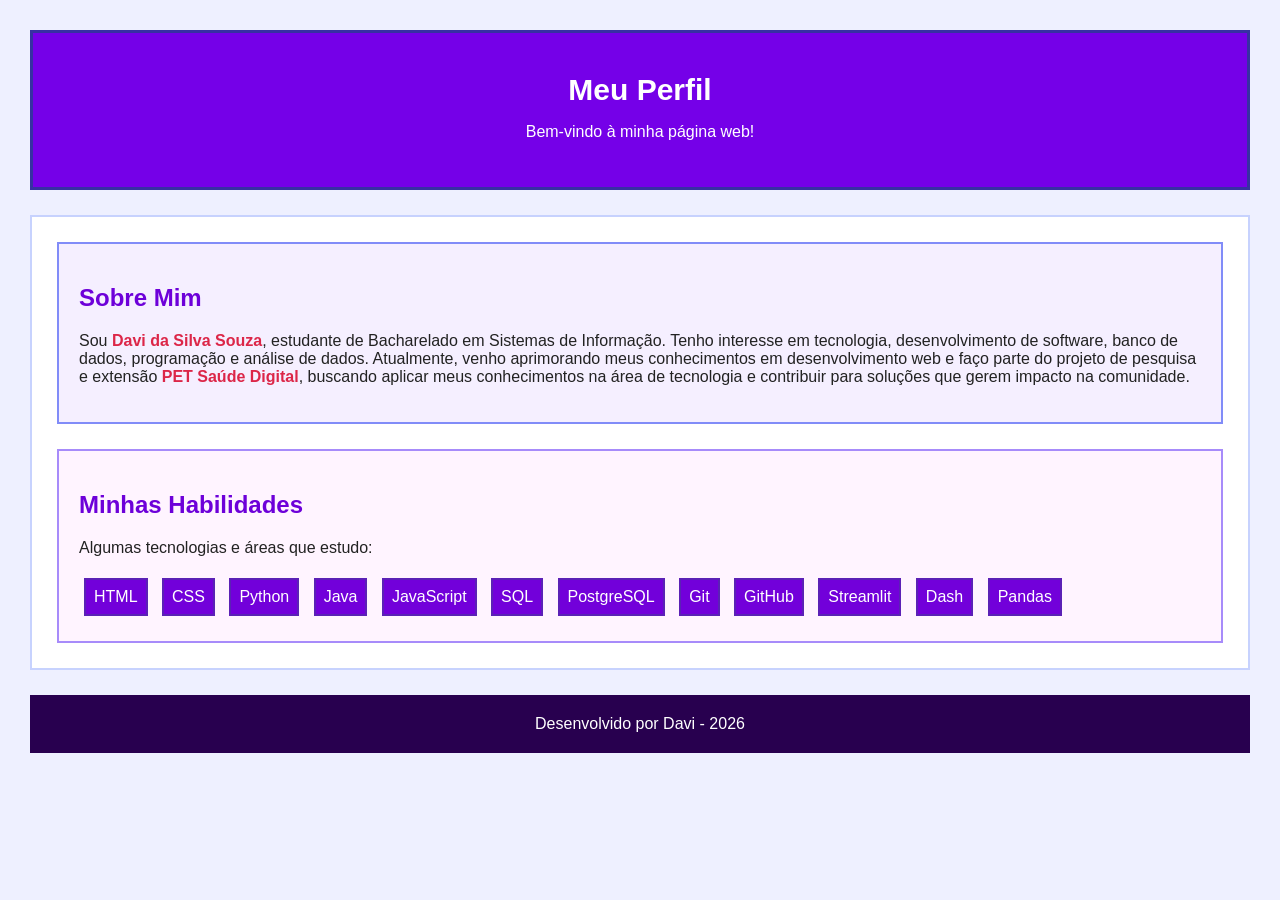
<file: Atividade 3/index.html>
<!DOCTYPE html>
<html lang="pt-BR">
<head>
    <meta charset="UTF-8">
    <meta name="viewport" content="width=device-width, initial-scale=1.0">
    <title>Meu Perfil - Davi</title>
    <link rel="stylesheet" href="style.css">
</head>
<body>

    <header class="cabecalho">
        <h1>Meu Perfil</h1>
        <p>Bem-vindo à minha página web!</p>
    </header>

    <main class="conteudo">
        <section class="sobre">
            <h2>Sobre Mim</h2>
            <p>
                Sou <strong class="destaque">Davi da Silva Souza</strong>, estudante de Bacharelado em Sistemas de Informação. Tenho interesse em tecnologia, desenvolvimento de software, banco de dados, programação e análise de dados. Atualmente, venho aprimorando meus conhecimentos em desenvolvimento web e faço parte do projeto de pesquisa e extensão <strong class="destaque">PET Saúde Digital</strong>, buscando aplicar meus conhecimentos na área de tecnologia e contribuir para soluções que gerem impacto na comunidade.

            </p>
        </section>

        <section class="habilidades">
            <h2>Minhas Habilidades</h2>
            <p>Algumas tecnologias e áreas que estudo:</p>

            <span>HTML</span>
            <span>CSS</span>
            <span>Python</span>
            <span>Java</span>
            <span>JavaScript</span>
            <span>SQL</span>
            <span>PostgreSQL</span>
            <span>Git</span>
            <span>GitHub</span>
            <span>Streamlit</span>
            <span>Dash</span>
            <span>Pandas</span>
        </section>
    </main>

    <footer class="rodape">
        <p>Desenvolvido por Davi - 2026</p>
    </footer>

</body>
</html>
</file>
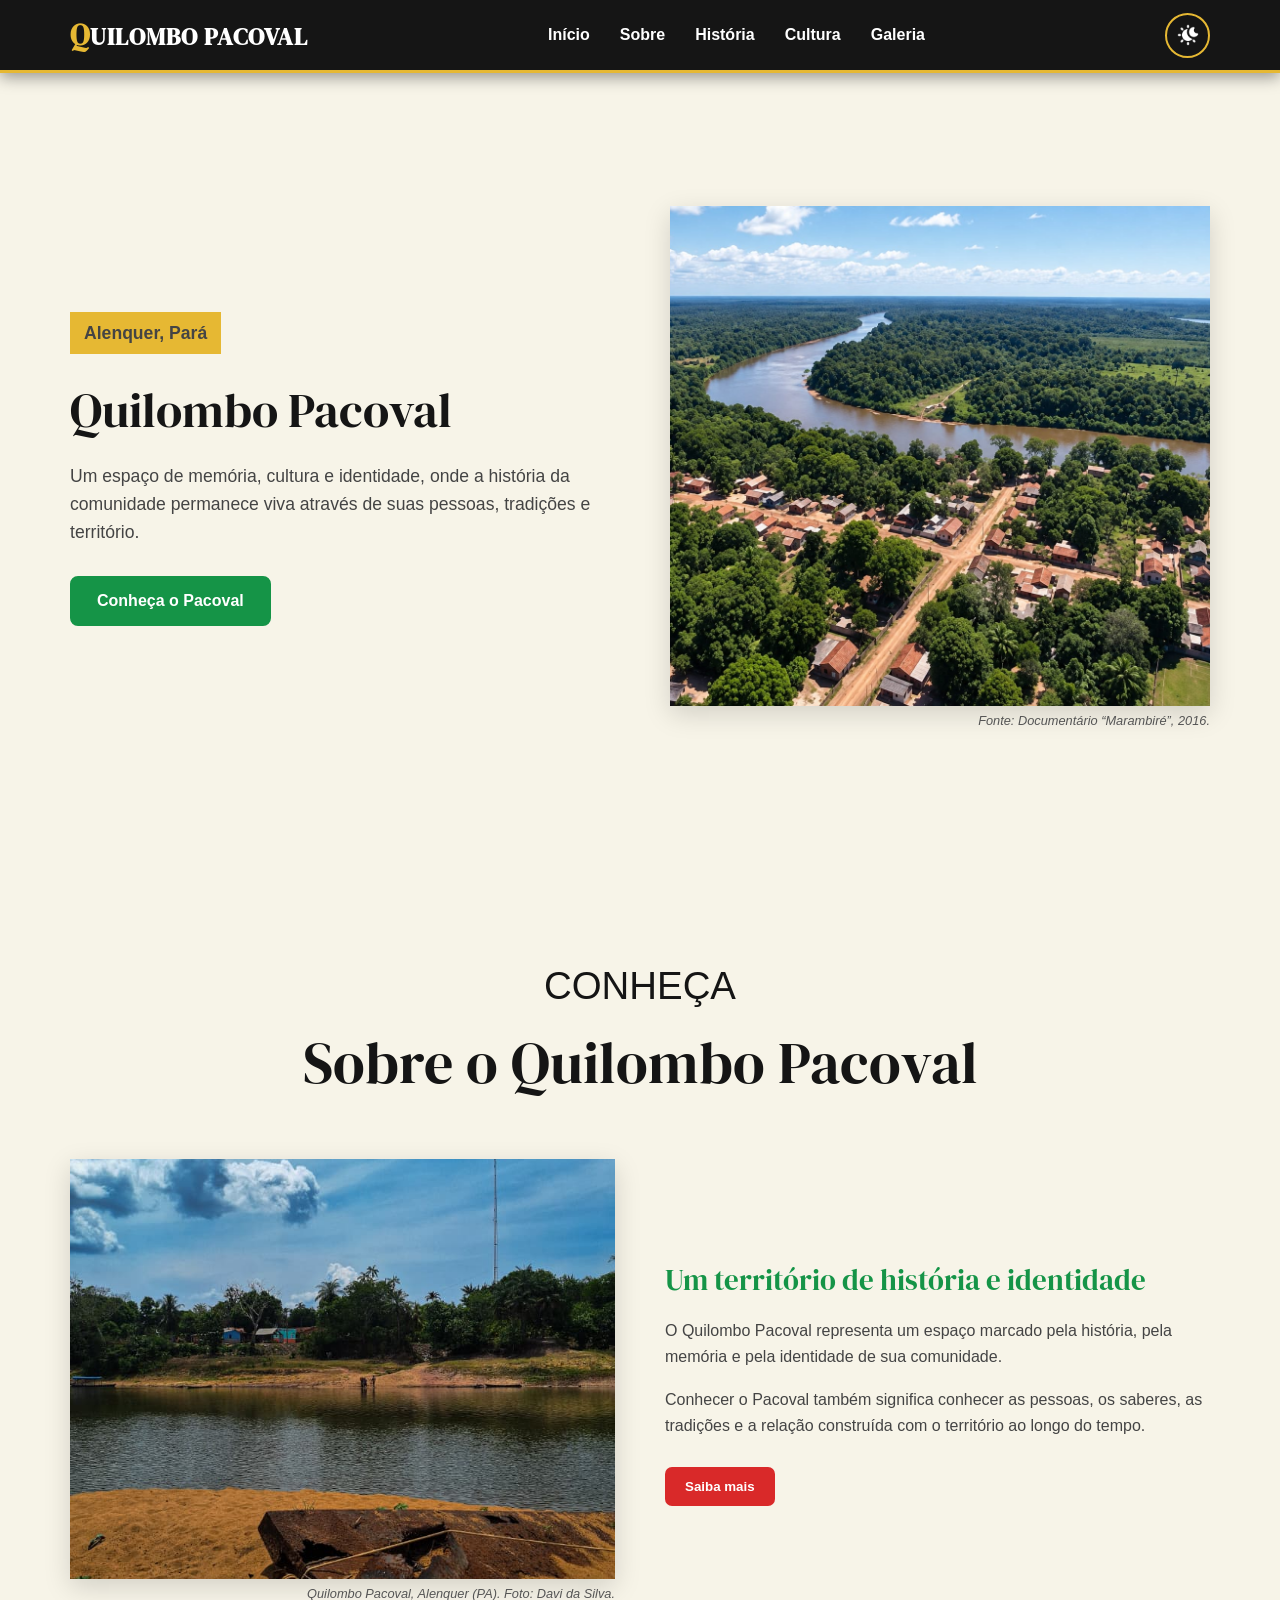
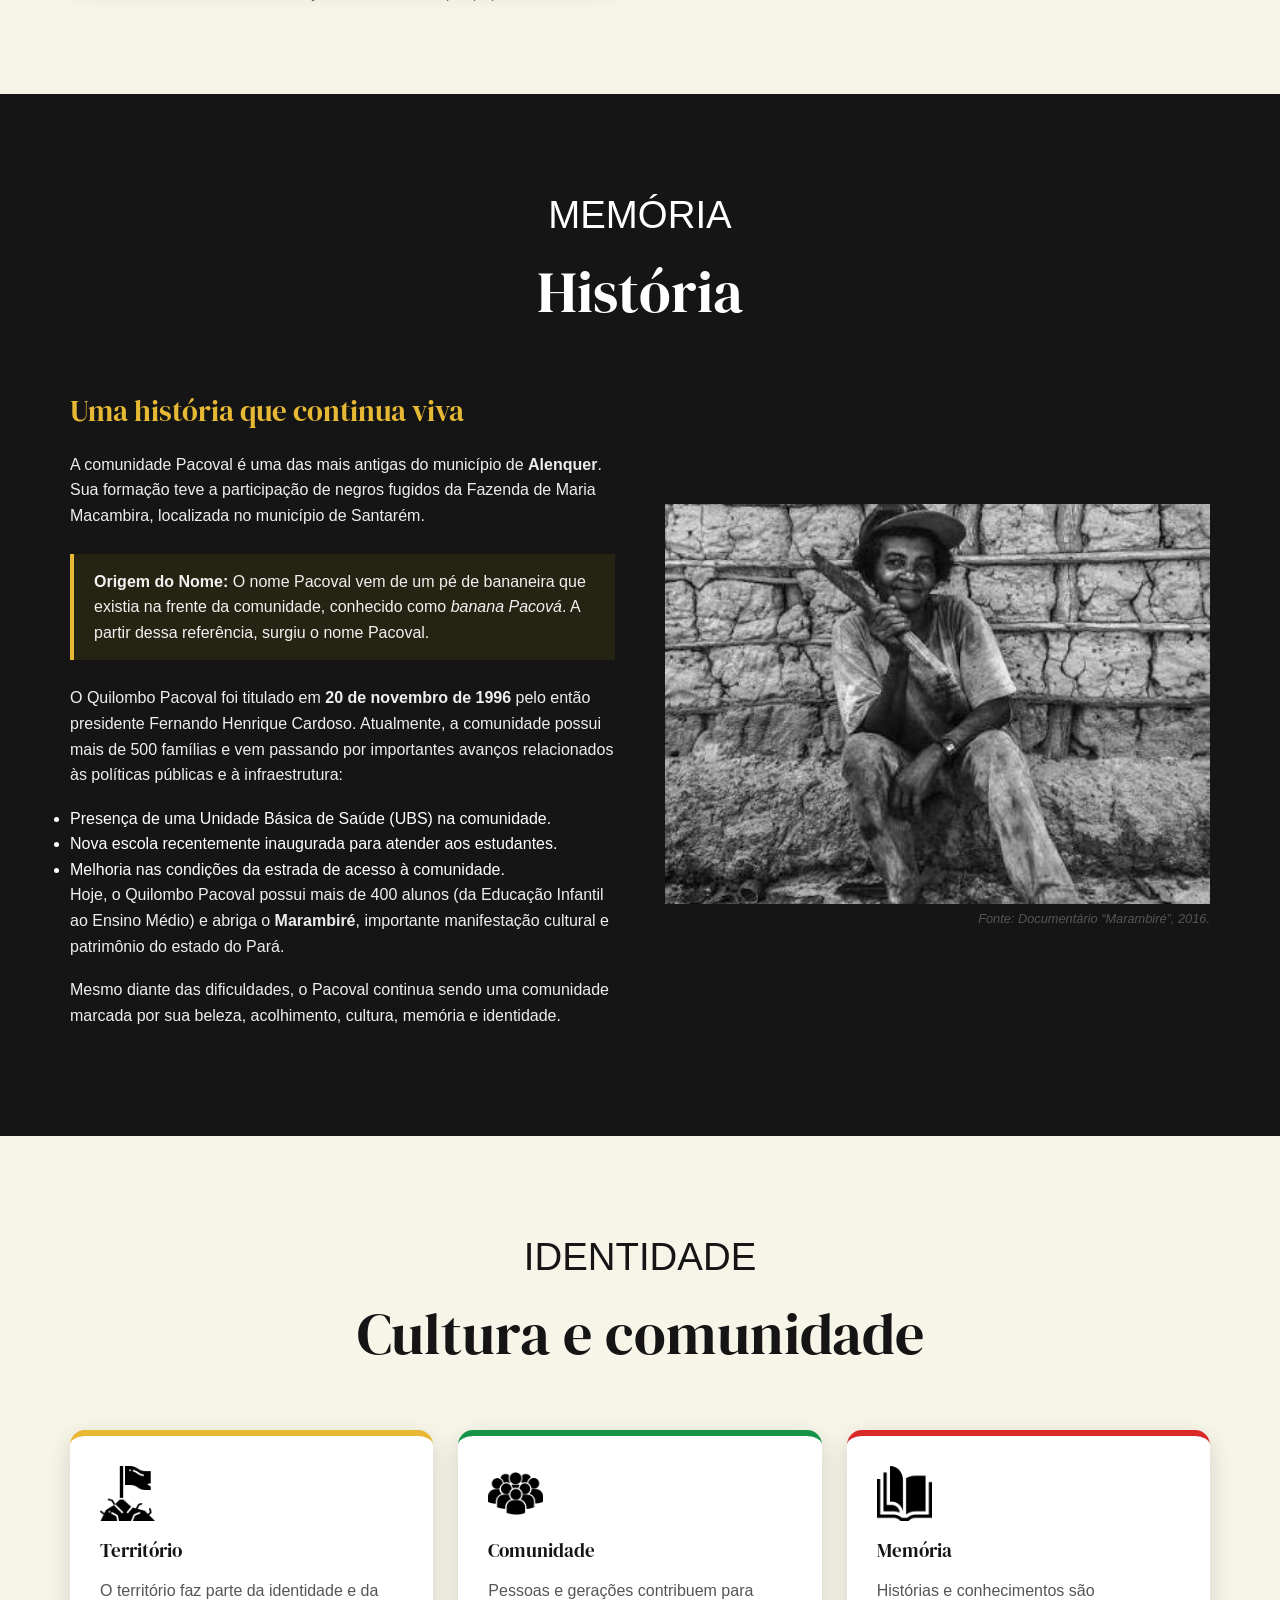
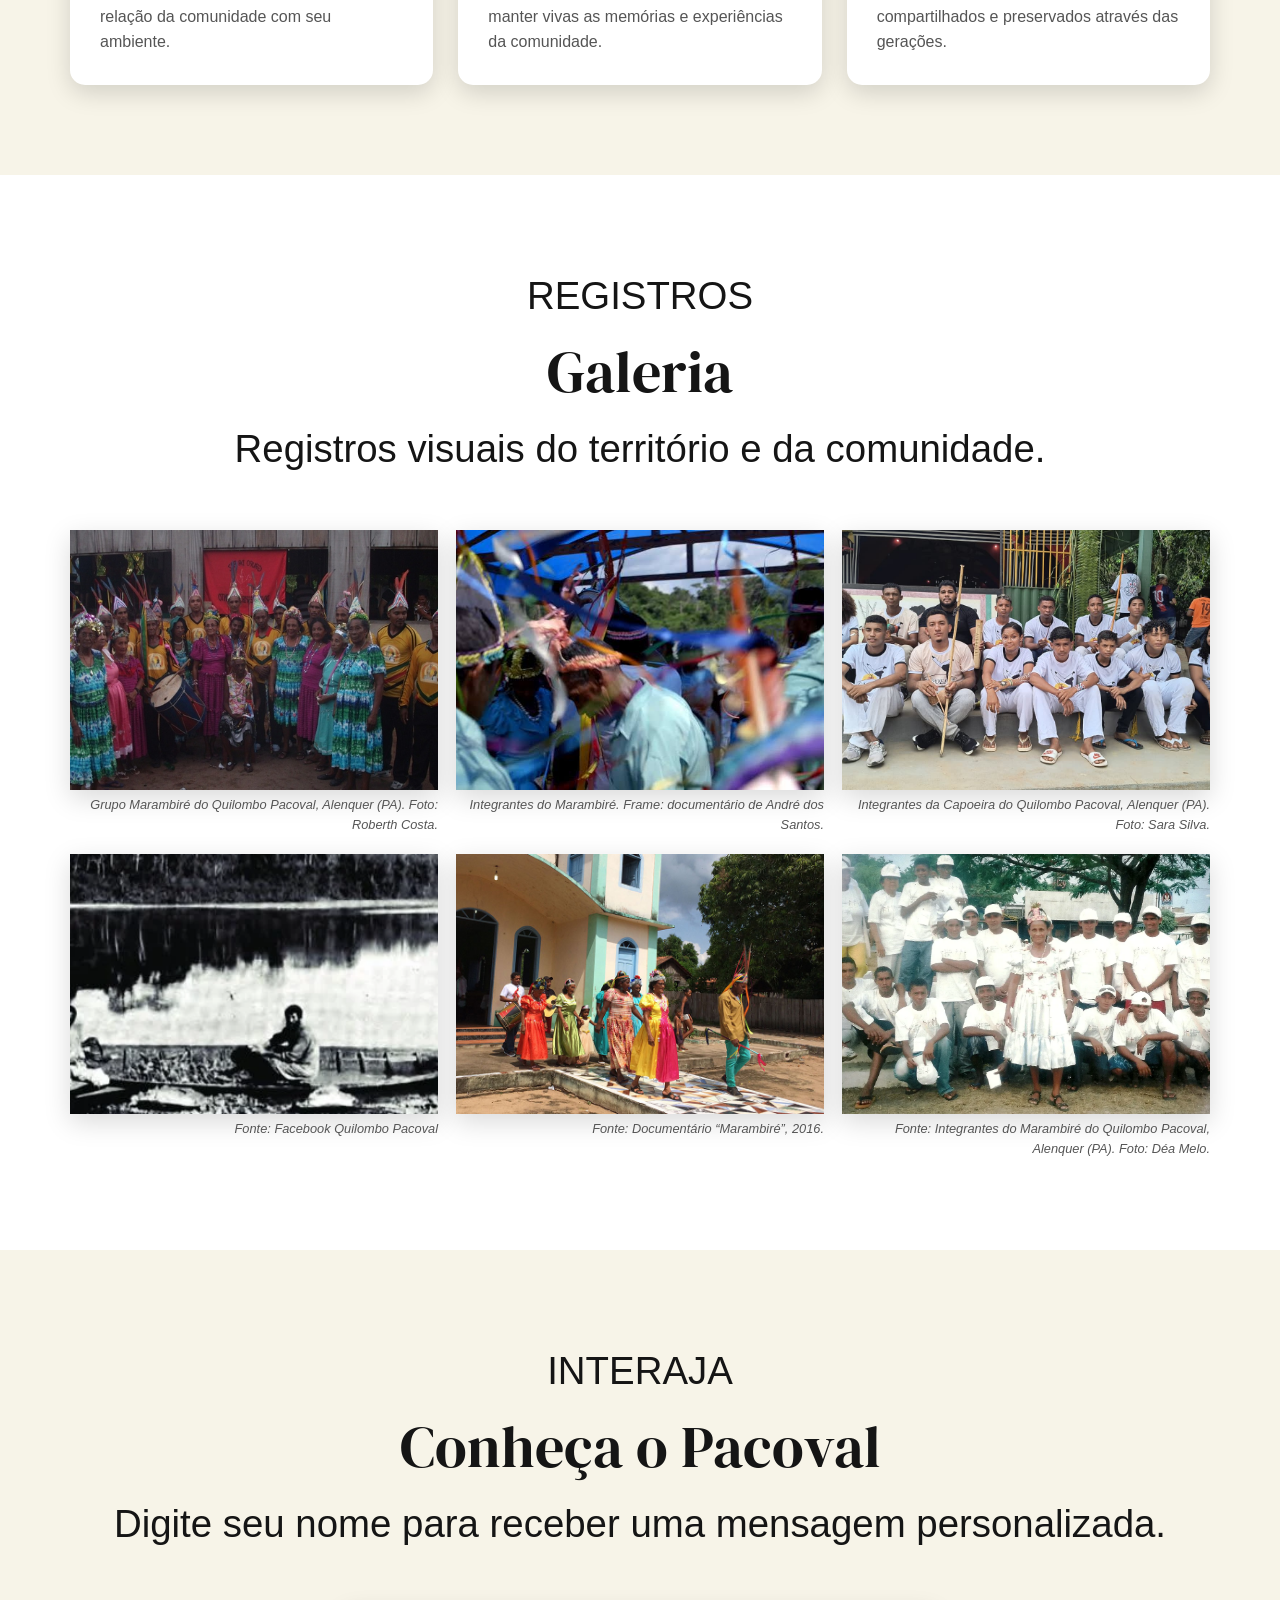
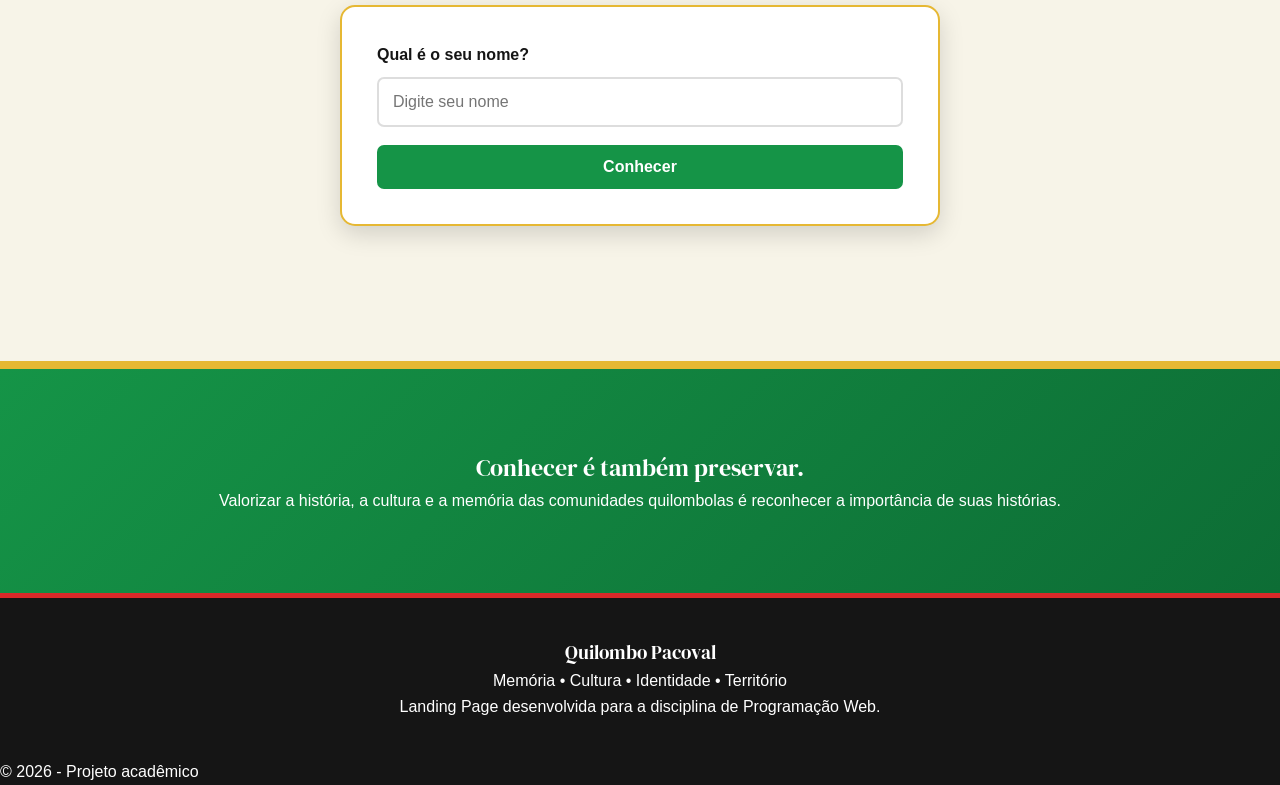
<file: landing-page-davi/index.html>
<!DOCTYPE html>
<html lang="pt-BR">

<head>
    <meta charset="UTF-8">
    <meta name="viewport" content="width=device-width, initial-scale=1.0">
    <title>Quilombo Pacoval | Memória, Cultura e Resistência</title>
    <!-- Linkando o meu CSS pra cuidar do visual -->
    <link rel="stylesheet" href="estilo.css">
</head>

<body>

    <!-- CABEÇALHO (Logo, menu de navegação e botão de tema) -->
    <header>
        <nav>
            <div class="logo">
                Quilombo Pacoval
            </div>

            <ul class="menu">
                <li><a href="#inicio">Início</a></li>
                <li><a href="#sobre">Sobre</a></li>
                <li><a href="#historia">História</a></li>
                <li><a href="#cultura">Cultura</a></li>
                <li><a href="#galeria">Galeria</a></li>
            </ul>

            <!-- Botãozinho pra alternar entre o modo claro e escuro (controlado lá no JS) -->
            <button id="botaoModo" title="Mudar aparência">
                <img src="imagens/dia-e-noite.png" alt="Ícone Dia e Noite">
            </button>
        </nav>
    </header>


    <!-- CONTEÚDO PRINCIPAL DA PÁGINA -->
    <main>

        <!-- SEÇÃO HERO (A primeira coisa que o usuário vê) -->
        <section id="inicio" class="inicio">

            <div class="inicio-texto">
                <p class="pequeno-titulo">
                    Alenquer, Pará
                </p>

                <h1>
                    Quilombo Pacoval
                </h1>

                <p>
                    Um espaço de memória, cultura e identidade,
                    onde a história da comunidade permanece viva
                    através de suas pessoas, tradições e território.
                </p>

                <!-- Esse botão vai dar um scroll suave até a seção 'Sobre' usando JS -->
                <button id="botaoConhecer">
                    Conheça o Pacoval
                </button>
            </div>

            <!-- Imagem com a fonte adicionada usando figure e figcaption -->
            <figure>
                <div class="inicio-imagem">
                    <img src="imagens/pacoval-01.jpg" alt="Imagem do Quilombo Pacoval">
                </div>
                <figcaption class="fonte-imagem">Fonte: Documentário “Marambiré”, 2016.</figcaption>
            </figure>

        </section>


        <!-- SEÇÃO SOBRE -->
        <section id="sobre" class="secao">

            <div class="titulo-secao">
                <p>CONHEÇA</p>
                <h2>Sobre o Quilombo Pacoval</h2>
            </div>

            <div class="sobre-conteudo">

                <!-- Imagem com a fonte adicionada -->
                <figure>
                    <div class="sobre-imagem">
                        <img src="imagens/pacoval-02.jpg" alt="Paisagem relacionada ao Quilombo Pacoval">
                    </div>
                    <figcaption class="fonte-imagem">Quilombo Pacoval, Alenquer (PA). Foto: Davi da Silva.</figcaption>
                </figure>

                <div class="sobre-texto">
                    <h3>Um território de história e identidade</h3>
                    <p>
                        O Quilombo Pacoval representa um espaço
                        marcado pela história, pela memória e pela
                        identidade de sua comunidade.
                    </p>
                    <p>
                        Conhecer o Pacoval também significa conhecer
                        as pessoas, os saberes, as tradições e a
                        relação construída com o território ao longo
                        do tempo.
                    </p>

                    <!-- Botão pra revelar o restante do texto pelo JS -->
                    <button id="botaoMais">
                        Saiba mais
                    </button>

                    <!-- Essa tag fica oculta por padrão e o JS tira a classe dela no clique -->
                    <p id="textoMais" class="oculto">
                        Além disso, a comunidade preserva saberes ancestrais, valorizando a agricultura familiar, o artesanato e práticas festivas únicas. Essa união fortalece a resistência diária e garante que as futuras gerações conheçam e tenham orgulho da própria história.
                    </p>
                </div>

            </div>

        </section>


        <!-- SEÇÃO HISTÓRIA -->
        <section id="historia" class="secao historia">

            <div class="titulo-secao">
                <p>MEMÓRIA</p>
                <h2>História</h2>
            </div>

            <div class="historia-conteudo">

                <div class="historia-texto">
                    <h3>
                        Uma história que continua viva
                    </h3>
                    <p>
                        A comunidade Pacoval é uma das mais antigas do município de <strong>Alenquer</strong>.
                        Sua formação teve a participação de negros fugidos da Fazenda de Maria
                        Macambira, localizada no município de Santarém.
                    </p>

                    <!-- Caixinha pra dar um destaque visual nessa curiosidade do nome -->
                    <div class="destaque-historia">
                        <strong>Origem do Nome:</strong> O nome Pacoval vem de um pé de bananeira que existia na frente da
                        comunidade, conhecido como <em>banana Pacová</em>. A partir dessa referência,
                        surgiu o nome Pacoval.
                    </div>

                    <p>
                        O Quilombo Pacoval foi titulado em <strong>20 de novembro de 1996</strong> pelo então
                        presidente Fernando Henrique Cardoso. Atualmente, a comunidade possui
                        mais de 500 famílias e vem passando por importantes avanços relacionados às políticas públicas e à infraestrutura:
                    </p>

                    <!-- Usei uma lista aqui pra quebrar o bloco de texto e melhorar a leitura -->
                    <ul class="lista-desafios">
                        <li>Presença de uma Unidade Básica de Saúde (UBS) na comunidade.</li>
                        <li>Nova escola recentemente inaugurada para atender aos estudantes.</li>
                        <li>Melhoria nas condições da estrada de acesso à comunidade.</li>
                    </ul>

                    <p>
                        Hoje, o Quilombo Pacoval possui mais de 400 alunos (da Educação Infantil ao Ensino Médio) e abriga o <strong>Marambiré</strong>, importante manifestação cultural e patrimônio do estado do Pará.
                    </p>

                    <p class="conclusao-historia">
                        Mesmo diante das dificuldades, o Pacoval continua sendo uma comunidade
                        marcada por sua beleza, acolhimento, cultura, memória e identidade.
                    </p>
                </div>

                <!-- Imagem com a fonte adicionada -->
                <figure>
                    <div class="historia-imagem">
                        <img src="imagens/pacoval-03.jpg" alt="Imagem relacionada à história do Pacoval">
                    </div>
                    <figcaption class="fonte-imagem">Fonte: Documentário “Marambiré”, 2016.</figcaption>
                </figure>

            </div>

        </section>


        <!-- SEÇÃO CULTURA (Cards informativos) -->
        <section id="cultura" class="secao">

            <div class="titulo-secao">
                <p>IDENTIDADE</p>
                <h2>Cultura e comunidade</h2>
            </div>

            <div class="cards-cultura">

                <!-- Card Território -->
                <article class="card">
                    <div class="icone">
                        <img src="imagens/icone-territorio.png" alt="Ícone de Território">
                    </div>
                    <h3>Território</h3>
                    <p>
                        O território faz parte da identidade
                        e da relação da comunidade com seu
                        ambiente.
                    </p>
                </article>

                <!-- Card Comunidade -->
                <article class="card">
                    <div class="icone">
                        <img src="imagens/icone-comunidade.png" alt="Ícone de Comunidade">
                    </div>
                    <h3>Comunidade</h3>
                    <p>
                        Pessoas e gerações contribuem para
                        manter vivas as memórias e experiências
                        da comunidade.
                    </p>
                </article>

                <!-- Card Memória -->
                <article class="card">
                    <div class="icone">
                        <img src="imagens/icone-memoria.png" alt="Ícone de Memória">
                    </div>
                    <h3>Memória</h3>
                    <p>
                        Histórias e conhecimentos são
                        compartilhados e preservados através
                        das gerações.
                    </p>
                </article>

            </div>

        </section>


        <!-- SEÇÃO GALERIA DE FOTOS -->
        <section id="galeria" class="secao galeria">

            <div class="titulo-secao">
                <p>REGISTROS</p>
                <h2>Galeria</h2>
                <p>
                    Registros visuais do território e da
                    comunidade.
                </p>
            </div>

            <!-- Gridzinho usando CSS pra organizar as fotos lado a lado -->
            <div class="galeria-grid">
                <figure>
                    <div class="foto">
                        <img src="imagens/galeria-01.jpg" alt="Registro do Quilombo Pacoval">
                    </div>
                    <figcaption class="fonte-imagem">Grupo Marambiré do Quilombo Pacoval, Alenquer (PA). Foto: Roberth Costa.</figcaption>
                </figure>
                <figure>
                    <div class="foto">
                        <img src="imagens/galeria-02.jpg" alt="Paisagem do Quilombo Pacoval">
                    </div>
                    <figcaption class="fonte-imagem">Integrantes do Marambiré. Frame: documentário de André dos Santos.</figcaption>
                </figure>
                <figure>
                    <div class="foto">
                        <img src="imagens/galeria-03.jpg" alt="Registro da comunidade">
                    </div>
                    <figcaption class="fonte-imagem">Integrantes da Capoeira do Quilombo Pacoval, Alenquer (PA). Foto: Sara Silva.</figcaption>
                </figure>
                <figure>
                    <div class="foto">
                        <img src="imagens/galeria-004.jpg" alt="Registro cultural do Pacoval">
                    </div>
                    <figcaption class="fonte-imagem">Fonte: Facebook Quilombo Pacoval</figcaption>
                </figure>
                <figure>
                    <div class="foto">
                        <img src="imagens/galeria-05.jpg" alt="Território do Quilombo Pacoval">
                    </div>
                    <figcaption class="fonte-imagem">Fonte: Documentário “Marambiré”, 2016.</figcaption>
                </figure>
                <figure>
                    <div class="foto">
                        <img src="imagens/galeria-06.jpg" alt="Comunidade do Quilombo Pacoval">
                    </div>
                    <figcaption class="fonte-imagem">Fonte: Integrantes do Marambiré do Quilombo Pacoval, Alenquer (PA). Foto: Déa Melo.</figcaption>
                </figure>
            </div>

        </section>


        <!-- SEÇÃO DE INTERAÇÃO (Formulário pro JS brincar e cumprir requisito) -->
        <section id="interacao" class="secao interacao">

            <div class="titulo-secao">
                <p>INTERAJA</p>
                <h2>Conheça o Pacoval</h2>
                <p>
                    Digite seu nome para receber uma mensagem
                    personalizada.
                </p>
            </div>

            <!-- Formulário simples pra pegar o input do usuário -->
            <form id="formulario">
                <label for="nome">
                    Qual é o seu nome?
                </label>
                <input type="text" id="nome" placeholder="Digite seu nome">
                <button type="submit">
                    Conhecer
                </button>
            </form>

            <!-- Div vazia onde o JS vai injetar a mensagem de boas-vindas na tela -->
            <div id="mensagem"></div>

        </section>


        <!-- SEÇÃO DE FECHAMENTO -->
        <section class="frase-final">

            <div>
                <h2>
                    Conhecer é também preservar.
                </h2>
                <p>
                    Valorizar a história, a cultura e a memória
                    das comunidades quilombolas é reconhecer
                    a importância de suas histórias.
                </p>
            </div>

        </section>

    </main>


    <!-- FOOTER -->
    <footer>

        <div class="footer-conteudo">
            <h3>Quilombo Pacoval</h3>
            <p>Memória • Cultura • Identidade • Território</p>
            <p>Landing Page desenvolvida para a disciplina de Programação Web.</p>
        </div>

        <div class="footer-final">
            <p>© 2026 - Projeto acadêmico</p>
        </div>

    </footer>

    <!-- Chamando o script no final pro HTML carregar mais rápido -->
    <script src="script.js"></script>

</body>
</html>
</file>
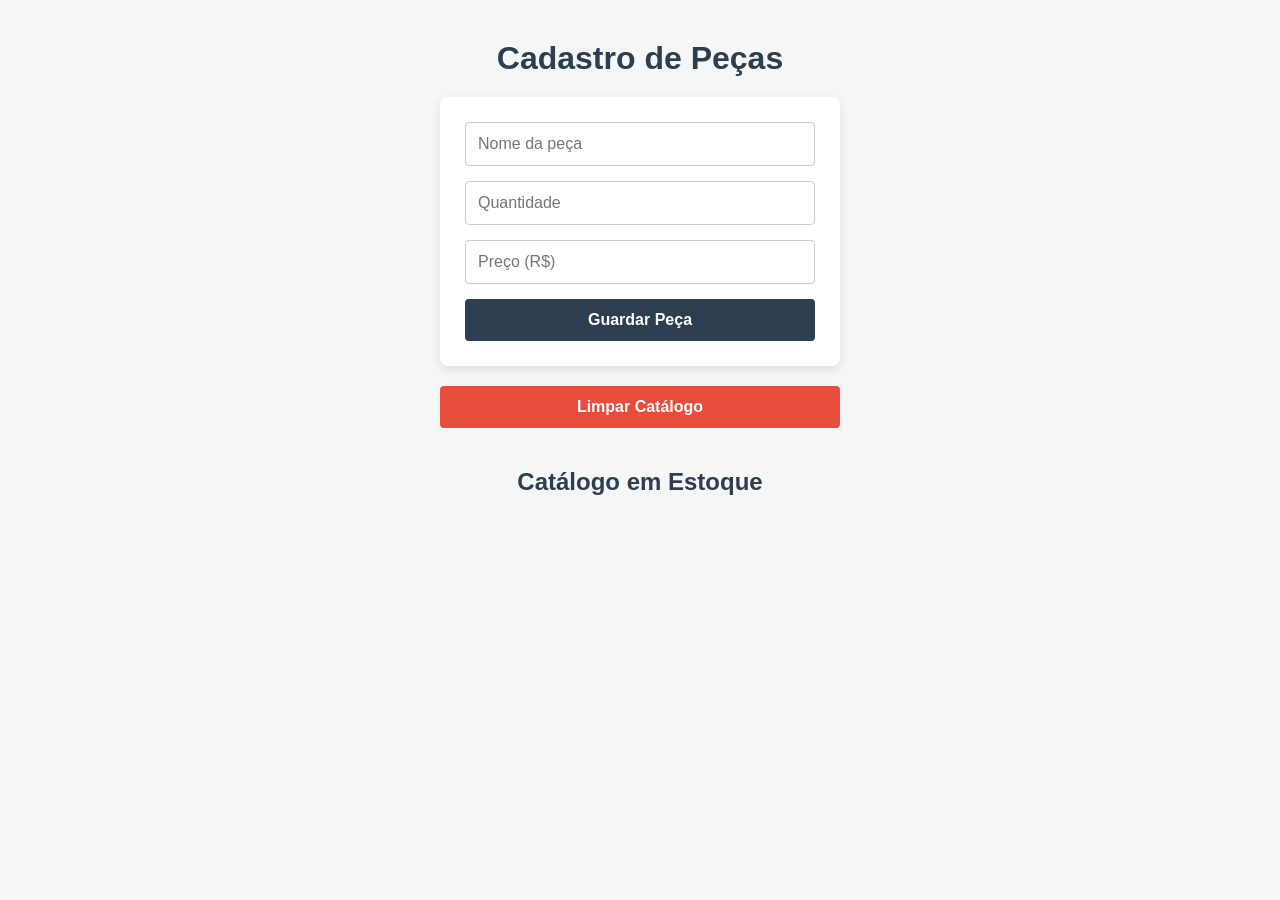
<file: Prática - Atividade 4/index.html>
<!DOCTYPE html>
<html lang="pt-BR">

<head>
    <meta charset="UTF-8">
    <meta name="viewport" content="width=device-width, initial-scale=1.0">

    <title>Catálogo de Peças de Moto</title>

    <link rel="stylesheet" href="style.css">
</head>

<body>

    <h1>Cadastro de Peças</h1>

    <!-- Formulário para criar o registro -->
    <form id="formCadastro">

        <input
            type="text"
            id="nomePeca"
            placeholder="Nome da peça"
            required
        >

        <input
            type="number"
            id="quantidade"
            placeholder="Quantidade"
            min="1"
            required
        >

        <input
            type="number"
            id="preco"
            placeholder="Preço (R$)"
            step="0.01"
            min="0"
            required
        >

        <button type="submit">Guardar Peça</button>

    </form>

    <!-- Botão para limpar os registros -->
    <button id="btnLimpar" class="btn-limpar">
        Limpar Catálogo
    </button>

    <h2>Catálogo em Estoque</h2>

    <ul id="listaPecas"></ul>

    <script src="script.js"></script>

</body>

</html>
</file>
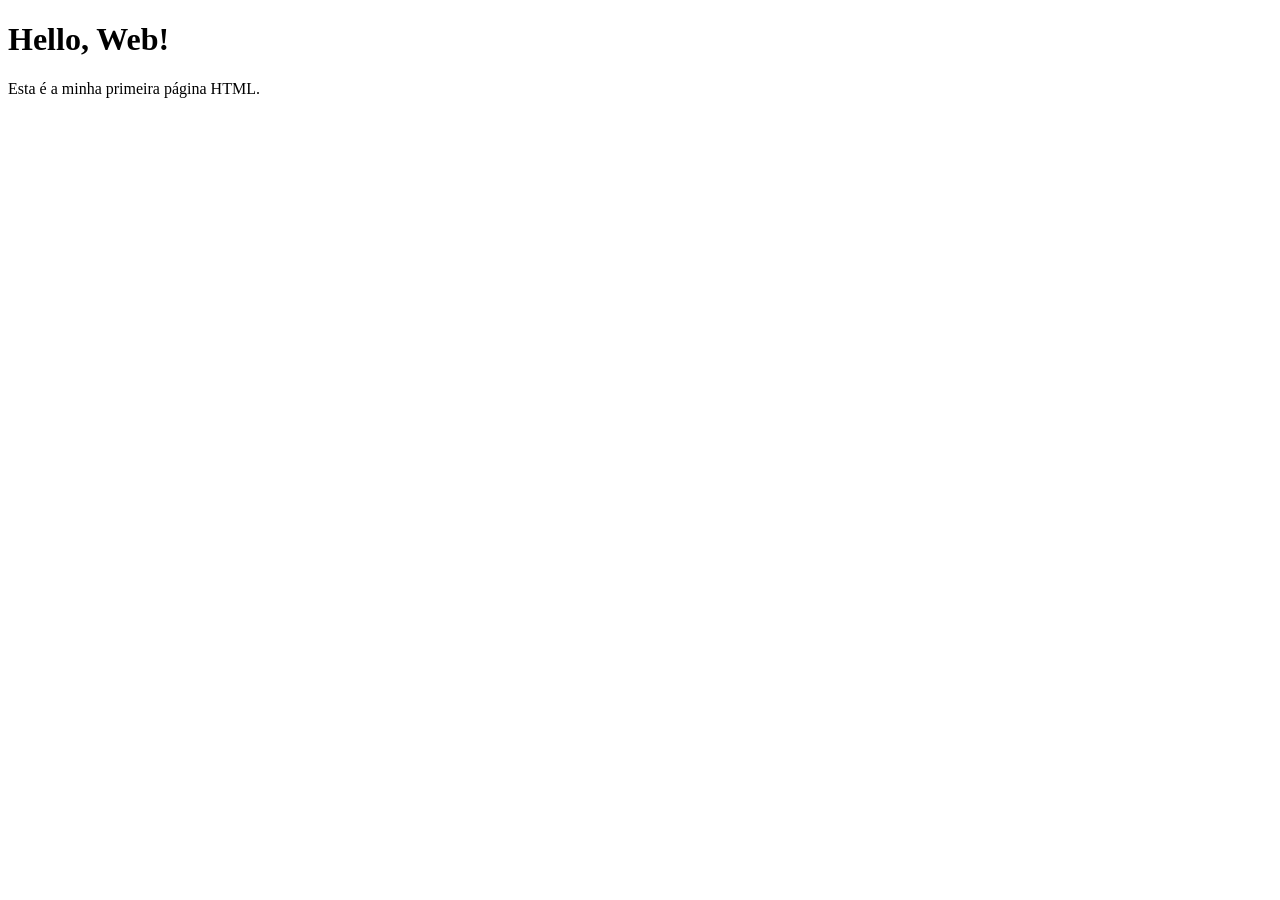
<file: Aula1.html>
<!DOCTYPE html>
<html lang="en">
<head>
    <meta charset="UTF-8">
    <meta name="viewport" content="width=device-width, initial-scale=1.0">
    <title>Document</title>
</head>
<body>
    <h1>Hello, Web!</h1>
    <p>Esta é a minha primeira página HTML.</p>
</body>
</html>
</file>
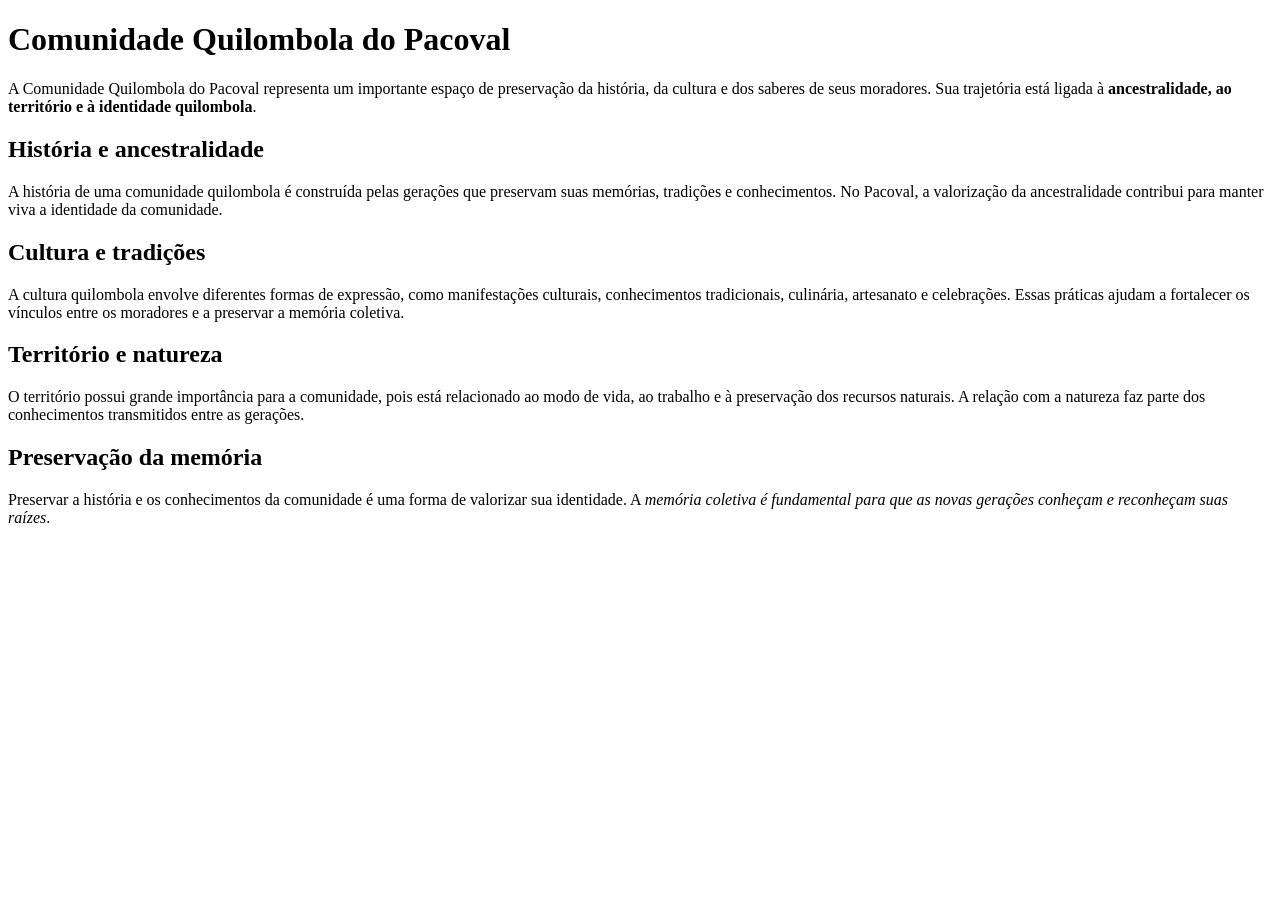
<file: Atividade 2A/Aula2A.html>
<!DOCTYPE html>
<html lang="pt-BR">
<head>
    <meta charset="UTF-8">
    <title>Comunidade Quilombola do Pacoval</title>
</head>

<body>

    <h1>Comunidade Quilombola do Pacoval</h1>

    <p>
        A Comunidade Quilombola do Pacoval representa um importante espaço de
        preservação da história, da cultura e dos saberes de seus moradores.
        Sua trajetória está ligada à <strong>ancestralidade, ao território e à
        identidade quilombola</strong>.
    </p>

    <h2>História e ancestralidade</h2>

    <p>
        A história de uma comunidade quilombola é construída pelas gerações
        que preservam suas memórias, tradições e conhecimentos. No Pacoval,
        a valorização da ancestralidade contribui para manter viva a identidade
        da comunidade.
    </p>

    <h2>Cultura e tradições</h2>

    <p>
        A cultura quilombola envolve diferentes formas de expressão, como
        manifestações culturais, conhecimentos tradicionais, culinária,
        artesanato e celebrações. Essas práticas ajudam a fortalecer os
        vínculos entre os moradores e a preservar a memória coletiva.
    </p>

    <h2>Território e natureza</h2>

    <p>
        O território possui grande importância para a comunidade, pois está
        relacionado ao modo de vida, ao trabalho e à preservação dos recursos
        naturais. A relação com a natureza faz parte dos conhecimentos
        transmitidos entre as gerações.
    </p>

    <h2>Preservação da memória</h2>

    <p>
        Preservar a história e os conhecimentos da comunidade é uma forma de
        valorizar sua identidade. A <em>memória coletiva é fundamental para
        que as novas gerações conheçam e reconheçam suas raízes</em>.
    </p>

</body>
</html>
</file>
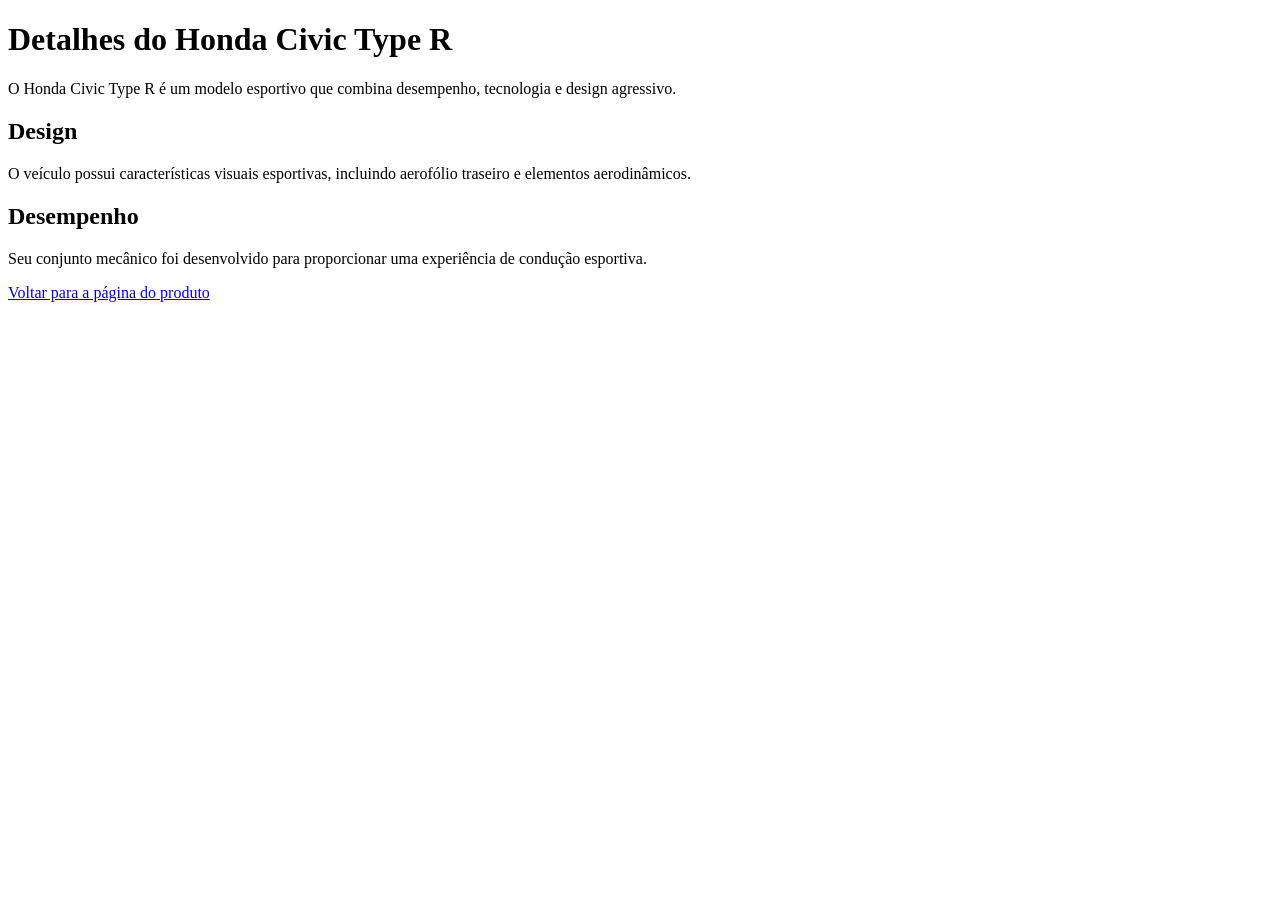
<file: Atividade 2B/detalhes.html>
<!DOCTYPE html>
<html lang="pt-BR">

<head>
    <meta charset="utf-8">
    <title>Detalhes - Honda Civic Type R</title>
</head>

<body>

    <h1>Detalhes do Honda Civic Type R</h1>

    <p>
        O Honda Civic Type R é um modelo esportivo que combina
        desempenho, tecnologia e design agressivo.
    </p>

    <h2>Design</h2>

    <p>
        O veículo possui características visuais esportivas,
        incluindo aerofólio traseiro e elementos aerodinâmicos.
    </p>

    <h2>Desempenho</h2>

    <p>
        Seu conjunto mecânico foi desenvolvido para proporcionar
        uma experiência de condução esportiva.
    </p>

    <p>
        <a href="Aula2B.html">
            Voltar para a página do produto
        </a>
    </p>

</body>

</html>
</file>
<file: Atividade 3/style.css>
* {
    box-sizing: border-box;
}

body {
    margin: 0;
    padding: 30px;
    background-color: #eef0ff;
    font-family: Arial, Helvetica, sans-serif;
    color: #222;
}

.cabecalho {
    background-color: #7500e8;
    border: 3px solid #3730a3;
    padding: 30px;
    text-align: center;
}

.cabecalho h1 {
    margin: 10px;
    color: white;
    font-size: 30px;
}

.cabecalho p {
    color: white;
}

.conteudo {
    margin-top: 25px;
    padding: 25px;
    background-color: white;
    border: 2px solid #c7d2fe;
}

.sobre {
    border: 2px solid #818cf8;
    padding: 20px;
    background-color: #f5efff;
}

.sobre h2,
.habilidades h2 {
    color: #6d00d9;
}

.destaque {
    color: #dc2648;
    font-weight: bold;
}

.habilidades {
    margin-top: 25px;
    border: 2px solid #a78bfa;
    padding: 20px;
    background-color: #fff4ff;
}

.habilidades span {
    display: inline-block;
    margin: 5px;
    padding: 8px;
    border: 2px solid #5b21b6;
    background-color: #7200da;
    color: white;
}

.rodape {
    margin-top: 25px;
    padding: 20px;
    background-color: #28004f;
    color: white;
    text-align: center;
}

.rodape p {
    margin: 0;
}
</file>
<file: landing-page-davi/estilo.css>
/* =========================================================
   RESET BÁSICO E CONFIGURAÇÕES GERAIS
   ========================================================= */
* {
    margin: 0;
    padding: 0;
    box-sizing: border-box;
}

html {
    scroll-behavior: smooth;
}

body {
    font-family: Arial, Helvetica, sans-serif;
    background-color: #F7F4E8;
    color: #222222;
    line-height: 1.6;
    transition: background-color 0.4s ease, color 0.4s ease;
}

a {
    text-decoration: none;
}

img {
    max-width: 100%;
    display: block;
}

/* Garante que a tag figure não adicione margens extra que estraguem o grid */
figure {
    margin: 0;
    padding: 0;
}

/* Estilo para o texto da fonte da imagem */
.fonte-imagem {
    display: block;
    text-align: right;
    font-size: 0.8rem;
    color: #555555;
    margin-top: 5px;
    font-style: italic;
}

@font-face {
    font-family: 'DM Serif Display';
    src: url('fontes/DMSerifDisplay-Regular.ttf') format('truetype');
    font-weight: normal;
}

h1, h2, h3, .logo {
    font-family: 'DM Serif Display', serif;
    font-weight: 400;
}

/* =========================================================
   HEADER - CABEÇALHO E NAVEGAÇÃO
   ========================================================= */
header {
    position: sticky;
    top: 0;
    z-index: 1000;
    background-color: #151515;
    border-bottom: 3px solid #E6B833;
    box-shadow: 0 4px 15px rgba(0, 0, 0, 0.4);
    transition: background-color 0.4s ease;
}

nav {
    position: relative;
    max-width: 1200px;
    margin: 0 auto;
    padding: 12px 30px;
    display: flex;
    align-items: center;
    justify-content: space-between;
    flex-wrap: wrap;
    gap: 20px;
}

.logo {
    color: #FFFFFF;
    font-size: 1.5rem;
    font-weight: 900;
    text-transform: uppercase;
    letter-spacing: 1px;
}

.logo::first-letter {
    color: #E6B833;
    font-size: 1.8rem;
}

.menu {
    display: flex;
    align-items: center;
    gap: 30px;
    list-style: none;
}

.menu a {
    color: #FFFFFF;
    font-size: 1rem;
    font-weight: 600;
    padding: 5px 0;
    transition: 0.4s ease;
}

.menu a:hover {
    color: #E6B833;
}

#botaoModo {
    display: flex;
    align-items: center;
    justify-content: center;
    width: 45px;
    height: 45px;
    border: 2px solid #E6B833;
    border-radius: 50%;
    background-color: transparent;
    cursor: pointer;
    transition: all 0.3s ease;
}

#botaoModo img {
    width: 24px;
    height: 24px;
    object-fit: contain;
    filter: invert(1);
}

#botaoModo:hover {
    background-color: #E6B833;
    transform: scale(1.1);
}

#botaoModo:hover img {
    filter: invert(0);
}

.faixa-cores {
    width: 100%;
    height: 7px;
    background: linear-gradient(90deg, #E6B833 0%, #E6B833 33%, #159447 33%, #159447 66%, #D92929 66%, #D92929 100%);
}

/* =========================================================
   SEÇÃO INICIAL (HERO)
   ========================================================= */
.inicio {
    min-height: 88vh;
    max-width: 1200px;
    margin: 0 auto;
    padding: 70px 30px;
    display: grid;
    grid-template-columns: 1fr 1fr;
    align-items: center;
    gap: 60px;
}

.pequeno-titulo {
    display: inline-block;
    margin-bottom: 15px;
    padding: 7px 14px;
    background-color: #E6B833;
    color: #151515;
    font-size: 0.85rem;
    font-weight: bold;
}

.inicio h1 {
    font-size: 3rem;
    line-height: 1.1;
    color: #151515;
    margin-bottom: 25px;
}

.inicio h1 span {
    color: #159447;
}

.inicio p {
    font-size: 1.1rem;
    max-width: 600px;
    margin-bottom: 30px;
    color: #444444;
}

.inicio-imagem {
    overflow: hidden;
    box-shadow: 0 8px 25px rgba(0, 0, 0, 0.15);
}

.inicio-imagem img {
    width: 100%;
    height: 500px;
    object-fit: cover;
    transition: transform 0.8s ease;
}

.inicio-imagem:hover img {
    transform: scale(1.08);
}

#botaoConhecer {
    padding: 14px 25px;
    border: 2px solid #159447;
    border-radius: 8px;
    background-color: #159447;
    color: #FFFFFF;
    font-size: 1rem;
    font-weight: bold;
    cursor: pointer;
    transition: all 0.3s ease;
}

#botaoConhecer:hover {
    background-color: #E6B833;
    border-color: #E6B833;
    color: #151515;
    transform: translateY(-4px);
}

/* =========================================================
   ESPAÇAMENTOS E SEÇÕES GERAIS
   ========================================================= */
.secao {
    max-width: 1200px;
    margin: 0 auto;
    padding: 90px 30px;
}

.titulo-secao {
    text-align: center;
    font-size: 2.4rem;
    color: #151515;
    margin-bottom: 50px;
}

/* =========================================================
   SEÇÃO SOBRE
   ========================================================= */
.sobre-conteudo {
    display: grid;
    grid-template-columns: 1fr 1fr;
    align-items: center;
    gap: 50px;
}

.sobre-imagem {
    overflow: hidden;
    box-shadow: 0 8px 25px rgba(0, 0, 0, 0.15);
}

.sobre-imagem img {
    width: 100%;
    height: 420px;
    object-fit: cover;
    transition: transform 0.6s ease;
}

.sobre-imagem:hover img {
    transform: scale(1.05);
}

.sobre-texto h3 {
    color: #159447;
    font-size: 1.8rem;
    margin-bottom: 15px;
}

.sobre-texto p {
    margin-bottom: 18px;
    color: #444444;
}

#botaoMais {
    margin-top: 10px;
    padding: 12px 20px;
    background-color: #D92929;
    color: #FFFFFF;
    border: none;
    border-radius: 7px;
    cursor: pointer;
    font-weight: bold;
    transition: all 0.3s ease;
}

#botaoMais:hover {
    background-color: #D84A86;
    transform: translateY(-3px);
}

.oculto {
    display: none;
}

/* =========================================================
   SEÇÃO HISTÓRIA
   ========================================================= */
.historia {
    max-width: none;
    background-color: #151515;
    color: #FFFFFF;
}

.historia-conteudo {
    max-width: 1200px;
    margin: 0 auto;
    padding: 0 30px;
    display: grid;
    grid-template-columns: 1fr 1fr;
    align-items: center;
    gap: 50px;
}

.historia .titulo-secao {
    color: #FFFFFF;
}

.historia-texto p {
    color: #eeeeee;
    margin-bottom: 18px;
}

.historia-texto h3 {
    color: #E6B833;
    font-size: 1.8rem;
    margin-bottom: 18px;
}

.historia-imagem {
    overflow: hidden;
}

.historia-imagem img {
    width: 100%;
    height: 400px;
    object-fit: cover;
    transition: transform 0.6s ease;
}

.historia-imagem:hover img {
    transform: scale(1.05);
}

.destaque-historia {
    background-color: rgba(230, 211, 0, 0.08);
    border-left: 4px solid #E6B833;
    padding: 15px 20px;
    margin: 25px 0;
    color: #f1f1f1;
}

/* =========================================================
   SEÇÃO CULTURA - CARDS
   ========================================================= */
.cards-cultura {
    display: grid;
    grid-template-columns: repeat(3, 1fr);
    gap: 25px;
}

.card {
    background-color: #FFFFFF;
    padding: 30px;
    border-radius: 15px;
    box-shadow: 0 8px 25px rgba(0, 0, 0, 0.15);
    border-top: 6px solid #159447;
    transition: transform 0.4s ease;
}

.card:nth-child(1) { border-top-color: #E6B833; }
.card:nth-child(2) { border-top-color: #159447; }
.card:nth-child(3) { border-top-color: #D92929; }

.card:hover {
    transform: translateY(-12px);
}

.card h3 {
    color: #151515;
    margin-bottom: 12px;
}

.card p {
    color: #555555;
}

.icone {
    display: block;
    width: 100%;
    margin: 0 0 15px 0;
}

.icone img {
    width: 55px;
    height: 55px;
}

/* =========================================================
   GALERIA DE FOTOS
   ========================================================= */
.galeria {
    background-color: #FFFFFF;
    max-width: none;
}

.galeria-grid {
    max-width: 1200px;
    margin: 0 auto;
    padding: 0 30px;
    display: grid;
    grid-template-columns: repeat(3, 1fr);
    gap: 18px;
}

.foto {
    overflow: hidden;
    height: 260px;
    box-shadow: 0 8px 25px rgba(0, 0, 0, 0.15);
}

.foto img {
    width: 100%;
    height: 100%;
    object-fit: cover;
    transition: transform 0.6s ease;
}

.foto:hover img {
    transform: scale(1.1);
}

/* =========================================================
   FORMULÁRIO
   ========================================================= */
.interacao {
    text-align: center;
}

#formulario {
    max-width: 600px;
    margin: 0 auto;
    padding: 35px;
    background-color: #FFFFFF;
    border-radius: 15px;
    box-shadow: 0 8px 25px rgba(0, 0, 0, 0.15);
    border: 2px solid #E6B833;
}

#formulario label {
    display: block;
    margin-bottom: 10px;
    text-align: left;
    font-weight: bold;
    color: #151515;
}

#nome {
    width: 100%;
    padding: 14px;
    margin-bottom: 18px;
    border: 2px solid #dddddd;
    border-radius: 7px;
    font-size: 1rem;
}

#nome:focus {
    border-color: #159447;
}

#formulario button {
    width: 100%;
    padding: 13px;
    background-color: #159447;
    color: #FFFFFF;
    border: none;
    border-radius: 7px;
    font-size: 1rem;
    font-weight: bold;
    cursor: pointer;
}

#formulario button:hover {
    background-color: #E6B833;
    color: #151515;
}

#mensagem {
    margin-top: 20px;
    font-weight: bold;
    min-height: 25px;
}

/* =========================================================
   RODAPÉ E FECHAMENTO
   ========================================================= */
.frase-final {
    padding: 80px 30px;
    text-align: center;
    background: linear-gradient(135deg, #159447, #0d6d35);
    color: #FFFFFF;
    border-top: 8px solid #E6B833;
}

footer {
    background-color: #151515;
    color: #FFFFFF;
    border-top: 5px solid #D92929;
}

.footer-conteudo {
    max-width: 1200px;
    margin: 0 auto;
    padding: 40px 30px;
    text-align: center;
}

/* =========================================================
   MODO NOTURNO
   ========================================================= */
body.modo-noturno {
    background-color: #101010;
    color: #eeeeee;
}

body.modo-noturno .titulo-secao,
body.modo-noturno .inicio h1,
body.modo-noturno .card h3,
body.modo-noturno #formulario label {
    color: #FFFFFF;
}

body.modo-noturno .inicio p,
body.modo-noturno .sobre-texto p,
body.modo-noturno .card p {
    color: #dddddd;
}

body.modo-noturno .card,
body.modo-noturno #formulario {
    background-color: #1d1d1d;
    border-color: #333;
}

body.modo-noturno .icone img {
    filter: brightness(0) invert(1);
}

body.modo-noturno #nome {
    background-color: #252525;
    color: #FFFFFF;
    border-color: #555555;
}

body.modo-noturno .galeria {
    background-color: transparent;
}

/* Regra para o texto da fonte não desaparecer no Modo Noturno */
body.modo-noturno .fonte-imagem {
    color: #aaaaaa;
}

/* =========================================================
   RESPONSIVIDADE - MEDIA QUERIES
   ========================================================= */
@media (max-width: 950px) {
    .menu { gap: 12px; }
    .inicio { grid-template-columns: 1fr; padding-top: 50px; }
    .sobre-conteudo, .historia-conteudo { grid-template-columns: 1fr; }
    .cards-cultura, .galeria-grid { grid-template-columns: repeat(2, 1fr); }
}

@media (max-width: 650px) {
    nav { flex-direction: column; align-items: flex-start; }
    .menu { width: 100%; justify-content: center; }
    #botaoModo { position: absolute; top: 12px; right: 15px; }
    .inicio h1 { font-size: 2.2rem; }
    .cards-cultura, .galeria-grid { grid-template-columns: 1fr; }
}
</file>
<file: Prática - Atividade 4/style.css>
/* style.css */

/* Definição de variáveis para facilitar a mudança de cores */
:root {
    --cor-fundo: #f4f7f6;
    --cor-primaria: #2c3e50; /* Azul escuro profissional */
    --cor-destaque: #e74c3c; /* Vermelho para ações destrutivas */
    --cor-texto: #333;
    --cor-branco: #fff;
    --raio-borda: 8px;
}

/* Reset básico de margens e padding */
* {
    box-sizing: border-box;
    margin: 0;
    padding: 0;
}

body {
    font-family: 'Segoe UI', Tahoma, Geneva, Verdana, sans-serif;
    background-color: var(--cor-fundo);
    color: var(--cor-texto);
    display: flex;
    flex-direction: column;
    align-items: center;
    padding: 40px 20px;
}

h1, h2 {
    color: var(--cor-primaria);
    margin-bottom: 20px;
    text-align: center;
}

/* Estilo do Formulário */
#formCadastro {
    background-color: var(--cor-branco);
    padding: 25px;
    border-radius: var(--raio-borda);
    box-shadow: 0 4px 10px rgba(0, 0, 0, 0.1);
    width: 100%;
    max-width: 400px;
    display: flex;
    flex-direction: column;
    gap: 15px;
    margin-bottom: 20px;
}

input {
    padding: 12px;
    border: 1px solid #ccc;
    border-radius: 4px;
    font-size: 16px;
    transition: border-color 0.3s;
}

input:focus {
    border-color: var(--cor-primaria);
    outline: none;
    box-shadow: 0 0 0 2px rgba(44, 62, 80, 0.2);
}

/* Estilo dos Botões */
button {
    background-color: var(--cor-primaria);
    color: var(--cor-branco);
    border: none;
    padding: 12px;
    font-size: 16px;
    font-weight: bold;
    border-radius: 4px;
    cursor: pointer;
    transition: background-color 0.3s, transform 0.1s;
}

button:hover {
    background-color: #1a252f;
}

button:active {
    transform: scale(0.98);
}

.btn-limpar {
    background-color: var(--cor-destaque);
    margin-bottom: 40px;
    width: 100%;
    max-width: 400px;
}

.btn-limpar:hover {
    background-color: #c0392b;
}

/* Estilo do Catálogo (Lista) */
#listaPecas {
    list-style-type: none;
    width: 100%;
    max-width: 500px;
    display: flex;
    flex-direction: column;
    gap: 12px;
}

/* Transformando cada item da lista em um pequeno "card" */
#listaPecas li {
    background-color: var(--cor-branco);
    padding: 15px 20px;
    border-radius: var(--raio-borda);
    box-shadow: 0 2px 5px rgba(0, 0, 0, 0.05);
    display: flex;
    justify-content: space-between;
    align-items: center;
    border-left: 5px solid var(--cor-primaria);
    font-weight: 500;
    transition: transform 0.2s;
}

#listaPecas li:hover {
    transform: translateX(5px);
}
</file>
